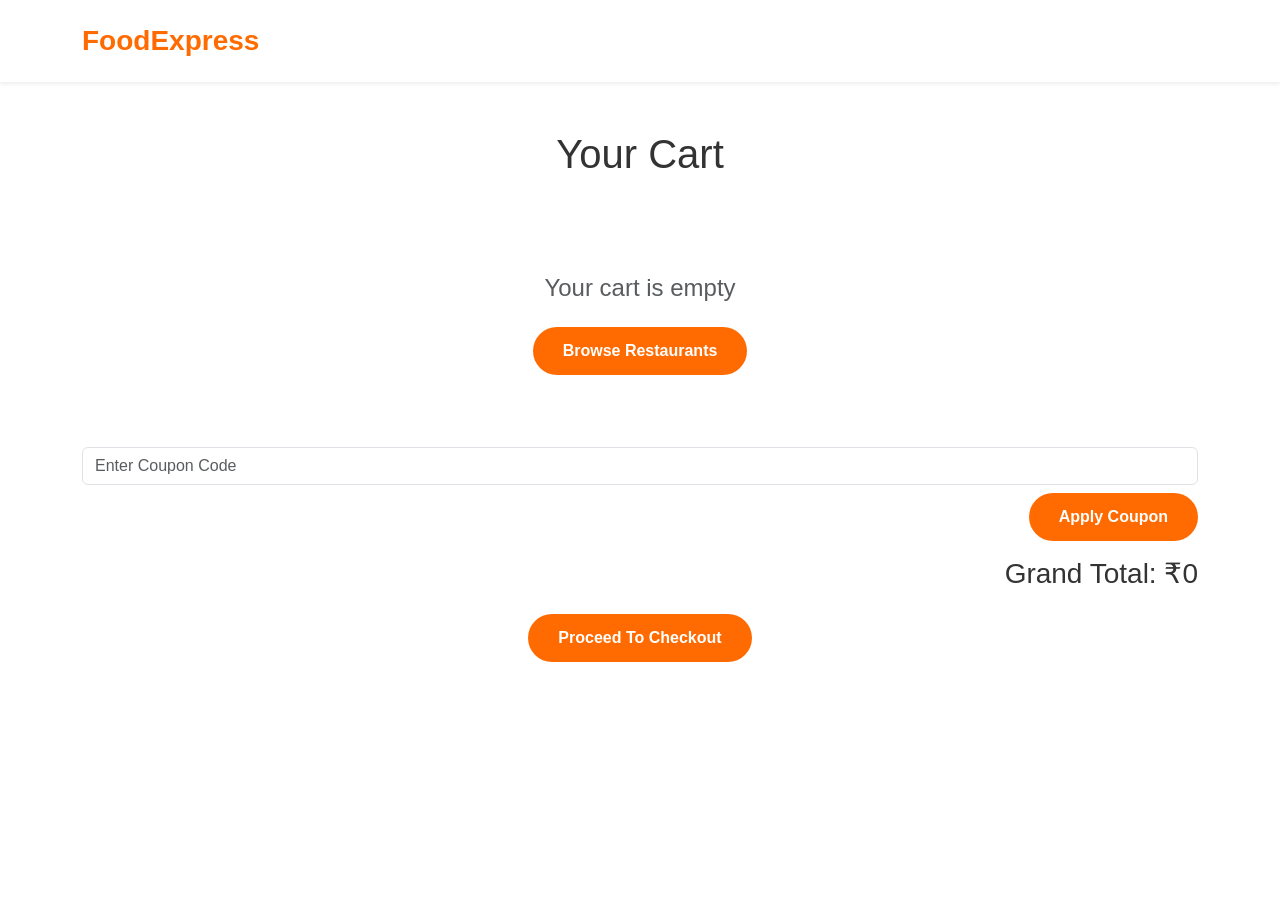
<file: cart.html>
<!DOCTYPE html>
<html lang="en">
<head>
<meta charset="UTF-8">
<meta name="viewport" content="width=device-width, initial-scale=1.0">
<title>Cart - FoodExpress</title>

<link href="https://cdn.jsdelivr.net/npm/bootstrap@5.3.3/dist/css/bootstrap.min.css" rel="stylesheet">

<link rel="stylesheet" href="style.css">
<link rel="stylesheet" href="responsive.css">

</head>
<body>

<nav class="navbar navbar-expand-lg navbar-light bg-white shadow-sm">
<div class="container">

<a class="navbar-brand logo" href="index.html">
FoodExpress
</a>

</div>
</nav>

<section class="container py-5">

<h1 class="text-center mb-5">
Your Cart
</h1>

<div id="cartItems"></div>

<div class="text-end mt-4">

    <div class="mb-3">

<input
type="text"
id="couponCode"
class="form-control"
placeholder="Enter Coupon Code">

<button
id="applyCoupon"
class="btn btn-main mt-2">
Apply Coupon
</button>

</div>
<h3>   
Grand Total: ₹<span id="grandTotal">0</span>
</h3>

</div>

<div class="text-center mt-4">

<a href="checkout.html" class="btn btn-main">
Proceed To Checkout
</a>

</div>

</section>
<script src="https://code.jquery.com/jquery-3.7.1.min.js"></script>

<script src="https://cdn.jsdelivr.net/npm/bootstrap@5.3.3/dist/js/bootstrap.bundle.min.js"></script>

<script src="../JavaScript/script.js"></script>

</body>
</html>
</file>
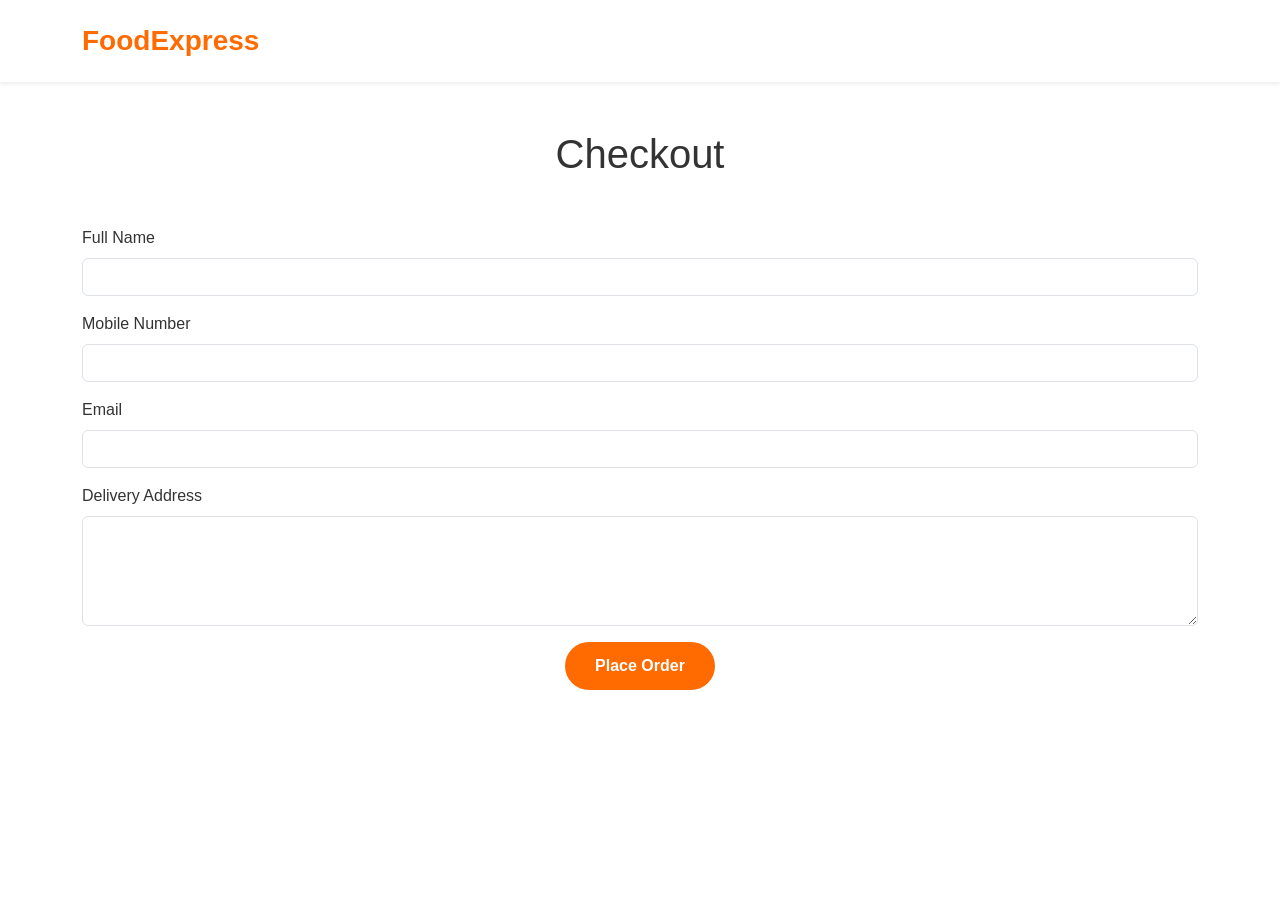
<file: checkout.html>
<!DOCTYPE html>
<html lang="en">
<head>
<meta charset="UTF-8">
<meta name="viewport" content="width=device-width, initial-scale=1.0">

<title>Checkout - FoodExpress</title>

<link href="https://cdn.jsdelivr.net/npm/bootstrap@5.3.3/dist/css/bootstrap.min.css" rel="stylesheet">

<link rel="stylesheet" href="style.css">
<link rel="stylesheet" href="responsive.css">

</head>
<body>

<nav class="navbar navbar-expand-lg navbar-light bg-white shadow-sm">
<div class="container">

<a class="navbar-brand logo" href="index.html">
FoodExpress
</a>

</div>
</nav>

<section class="container py-5">

<h1 class="text-center mb-5">
Checkout
</h1>

<form id="checkoutForm">

<div class="mb-3">
<label class="form-label">Full Name</label>
<input type="text" id="name" class="form-control">
</div>

<div class="mb-3">
<label class="form-label">Mobile Number</label>
<input type="text" id="mobile" class="form-control">
</div>

<div class="mb-3">
<label class="form-label">Email</label>
<input type="email" id="email" class="form-control">
</div>

<div class="mb-3">
<label class="form-label">Delivery Address</label>
<textarea id="address" class="form-control" rows="4"></textarea>
</div>

<div class="text-center">

<button type="submit" class="btn btn-main">
Place Order
</button>

</div>

</form>

</section>

<script src="https://code.jquery.com/jquery-3.7.1.min.js"></script>

<script src="https://cdn.jsdelivr.net/npm/bootstrap@5.3.3/dist/js/bootstrap.bundle.min.js"></script>

<script src="../JavaScript/script.js"></script>

</body>
</html>
</file>
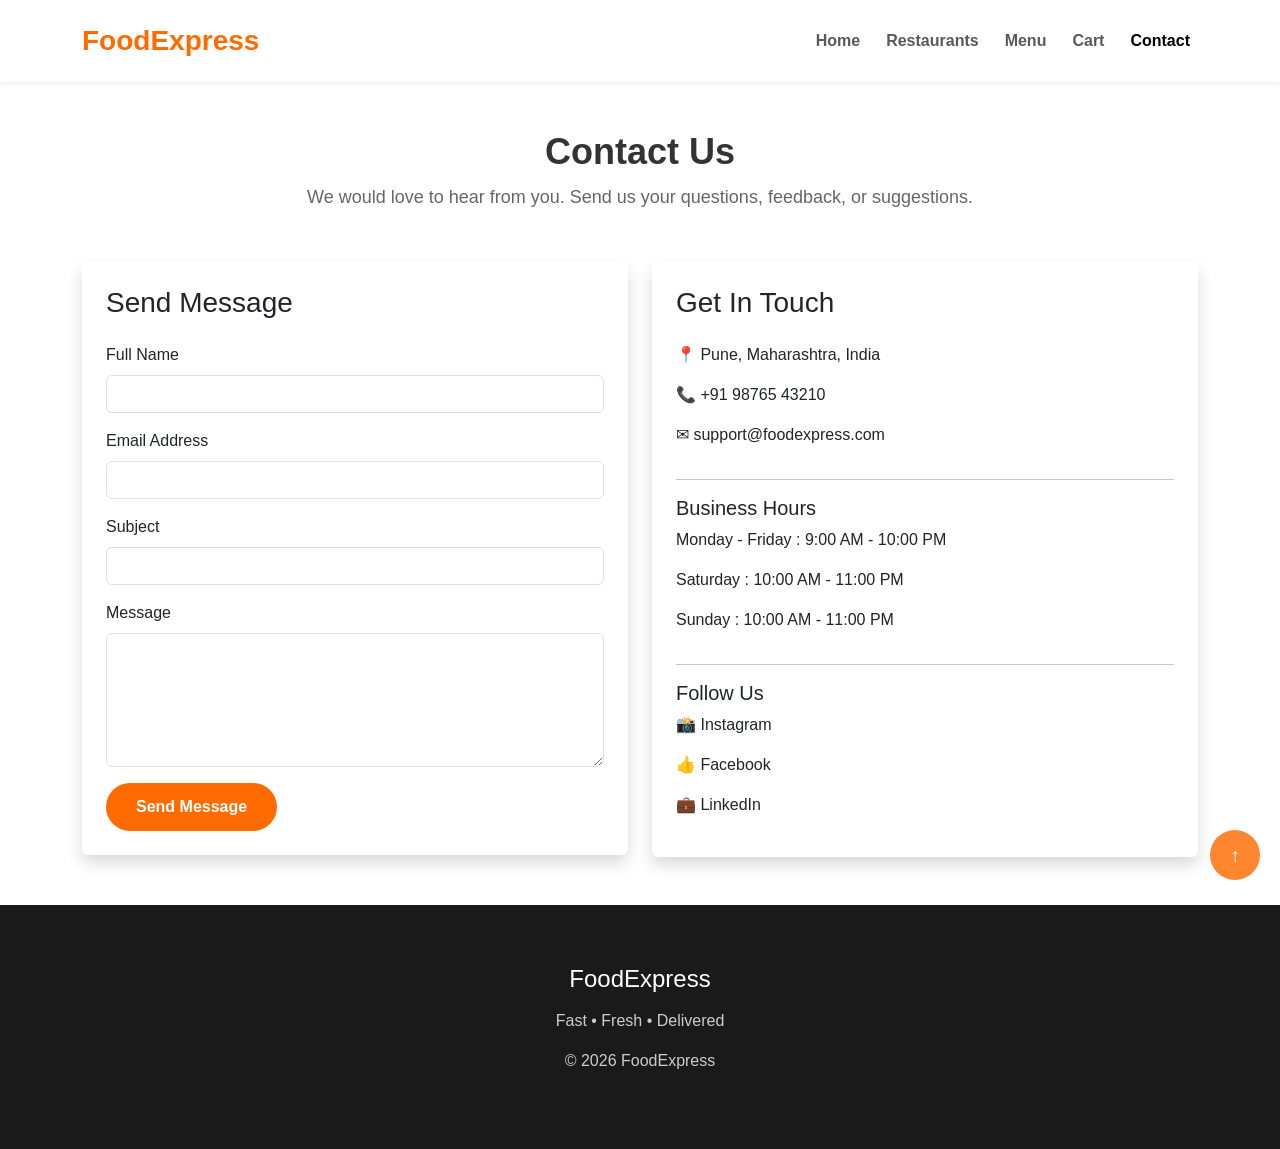
<file: contact.html>
<!DOCTYPE html>
<html lang="en">
<head>
<meta charset="UTF-8">
<meta name="viewport" content="width=device-width, initial-scale=1.0">
<title>Contact Us - FoodExpress</title>

<link href="https://cdn.jsdelivr.net/npm/bootstrap@5.3.3/dist/css/bootstrap.min.css" rel="stylesheet">

<link rel="stylesheet" href="style.css">
<link rel="stylesheet" href="responsive.css">

</head>
<body>

<nav class="navbar navbar-expand-lg navbar-light bg-white shadow-sm sticky-top">

<div class="container">

<a class="navbar-brand logo" href="index.html">
FoodExpress
</a>

<button class="navbar-toggler" type="button" data-bs-toggle="collapse" data-bs-target="#navbarMenu">
<span class="navbar-toggler-icon"></span>
</button>

<div class="collapse navbar-collapse" id="navbarMenu">

<ul class="navbar-nav ms-auto">

<li class="nav-item">
<a class="nav-link" href="index.html">Home</a>
</li>

<li class="nav-item">
<a class="nav-link" href="restaurants.html">Restaurants</a>
</li>

<li class="nav-item">
<a class="nav-link" href="menu.html">Menu</a>
</li>

<li class="nav-item">
<a class="nav-link" href="cart.html">Cart</a>
</li>

<li class="nav-item">
<a class="nav-link active" href="contact.html">Contact</a>
</li>

</ul>

</div>

</div>

</nav>

<section class="container py-5">

<div class="text-center mb-5">

<h1 class="section-title">
Contact Us
</h1>

<p class="hero-text">
We would love to hear from you. Send us your questions, feedback, or suggestions.
</p>

</div>

<div class="row">

<div class="col-lg-6">

<div class="card shadow border-0 p-4">

<h3 class="mb-4">Send Message</h3>

<form id="contactForm">

<div class="mb-3">
<label class="form-label">Full Name</label>
<input type="text" id="contactName" class="form-control">
</div>

<div class="mb-3">
<label class="form-label">Email Address</label>
<input type="email" id="contactEmail" class="form-control">
</div>

<div class="mb-3">
<label class="form-label">Subject</label>
<input type="text" id="contactSubject" class="form-control">
</div>

<div class="mb-3">
<label class="form-label">Message</label>
<textarea id="contactMessage" class="form-control" rows="5"></textarea>
</div>

<button type="submit" class="btn btn-main">
Send Message
</button>

</form>

</div>

</div>

<div class="col-lg-6 mt-4 mt-lg-0">

<div class="card shadow border-0 p-4 h-100">

<h3 class="mb-4">Get In Touch</h3>

<p>
📍 Pune, Maharashtra, India
</p>

<p>
📞 +91 98765 43210
</p>

<p>
✉ support@foodexpress.com
</p>

<hr>

<h5>Business Hours</h5>

<p>Monday - Friday : 9:00 AM - 10:00 PM</p>

<p>Saturday : 10:00 AM - 11:00 PM</p>

<p>Sunday : 10:00 AM - 11:00 PM</p>

<hr>

<h5>Follow Us</h5>

<p>📸 Instagram</p>

<p>👍 Facebook</p>

<p>💼 LinkedIn</p>

</div>

</div>

</div>

</section>

<footer class="footer">

<div class="container text-center">

<h4>FoodExpress</h4>

<p>Fast • Fresh • Delivered</p>

<p>© 2026 FoodExpress</p>

</div>

</footer>

<button id="topBtn">↑</button>

<script src="https://code.jquery.com/jquery-3.7.1.min.js"></script>

<script src="https://cdn.jsdelivr.net/npm/bootstrap@5.3.3/dist/js/bootstrap.bundle.min.js"></script>

<script src="../JavaScript/script.js"></script>

</body>
</html>
</file>
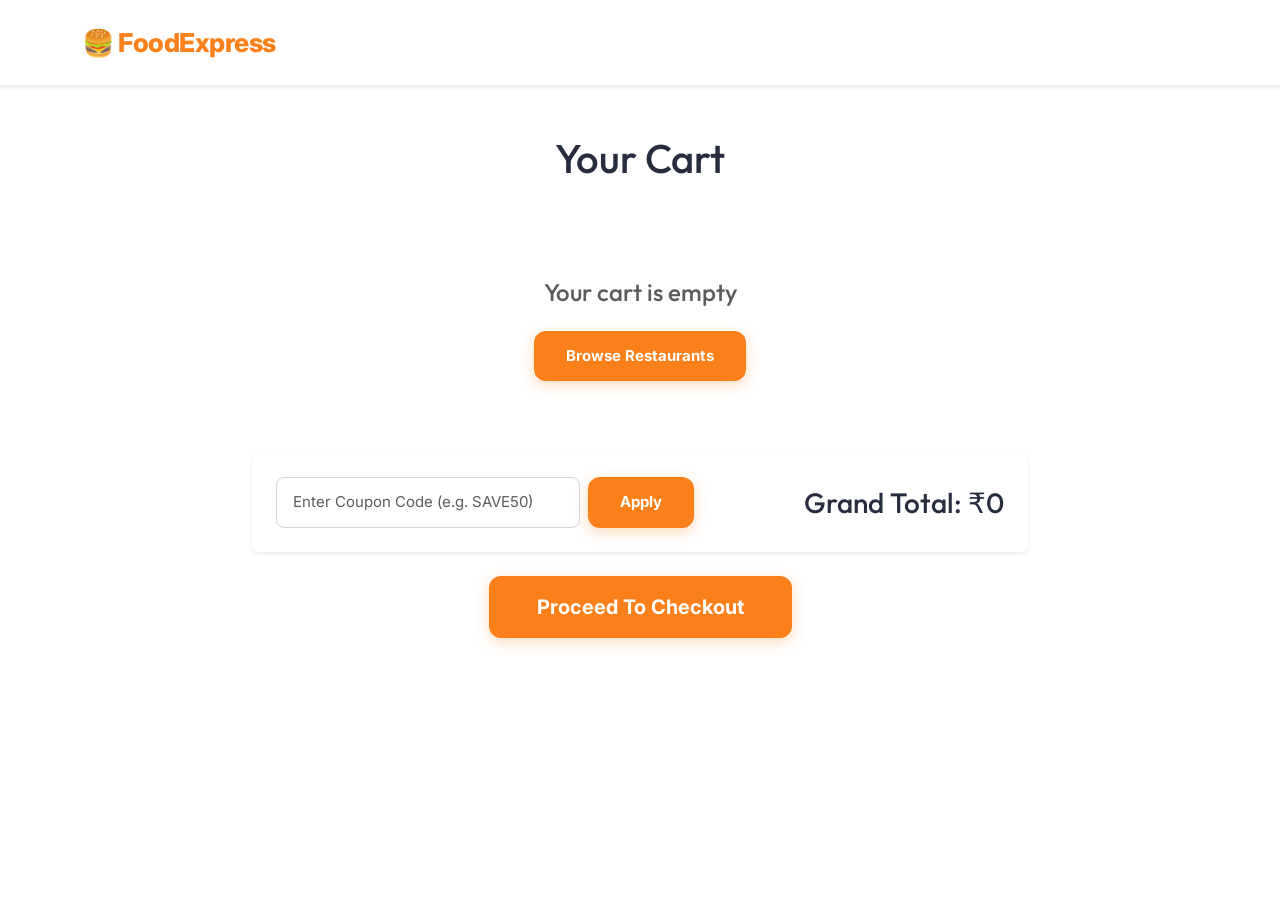
<file: FoodExpress HTML/cart.html>
<!DOCTYPE html>
<html lang="en">
<head>
    <meta charset="UTF-8">
    <meta name="viewport" content="width=device-width, initial-scale=1.0">
    <title>Cart - FoodExpress</title>
    <link href="https://cdn.jsdelivr.net/npm/bootstrap@5.3.3/dist/css/bootstrap.min.css" rel="stylesheet">
    <link rel="stylesheet" href="../CSS/style.css">
    <link rel="stylesheet" href="../CSS/responsive.css">
</head>
<body>

<div class="toast-container-custom" id="toastContainer"></div>

<nav class="navbar navbar-expand-lg navbar-light bg-white shadow-sm">
    <div class="container">
        <a class="navbar-brand logo" href="index.html">
            🍔 FoodExpress
        </a>
    </div>
</nav>

<section class="container py-5" style="max-width: 800px;">
    <h1 class="text-center mb-5">Your Cart</h1>
    
    <div id="cartItems" class="mb-4"></div>
    
    <div class="card shadow-sm p-4 border-0 mb-4">
        <div class="row align-items-center g-3">
            <div class="col-md-7">
                <div class="d-flex gap-2">
                    <input type="text" id="couponCode" class="form-control" placeholder="Enter Coupon Code (e.g. SAVE50)">
                    <button id="applyCoupon" class="btn btn-main" style="white-space: nowrap;">
                        Apply
                    </button>
                </div>
            </div>
            <div class="col-md-5 text-md-end text-center">
                <h3 class="mb-0">Grand Total: ₹<span id="grandTotal">0</span></h3>
            </div>
        </div>
    </div>
    
    <div class="text-center">
        <a href="checkout.html" class="btn btn-main px-5 py-3 fs-5">
            Proceed To Checkout
        </a>
    </div>
</section>

<script src="https://code.jquery.com/jquery-3.7.1.min.js"></script>
<script src="https://cdn.jsdelivr.net/npm/bootstrap@5.3.3/dist/js/bootstrap.bundle.min.js"></script>
<script src="../JavaScript/script.js"></script>
</body>
</html>
</file>
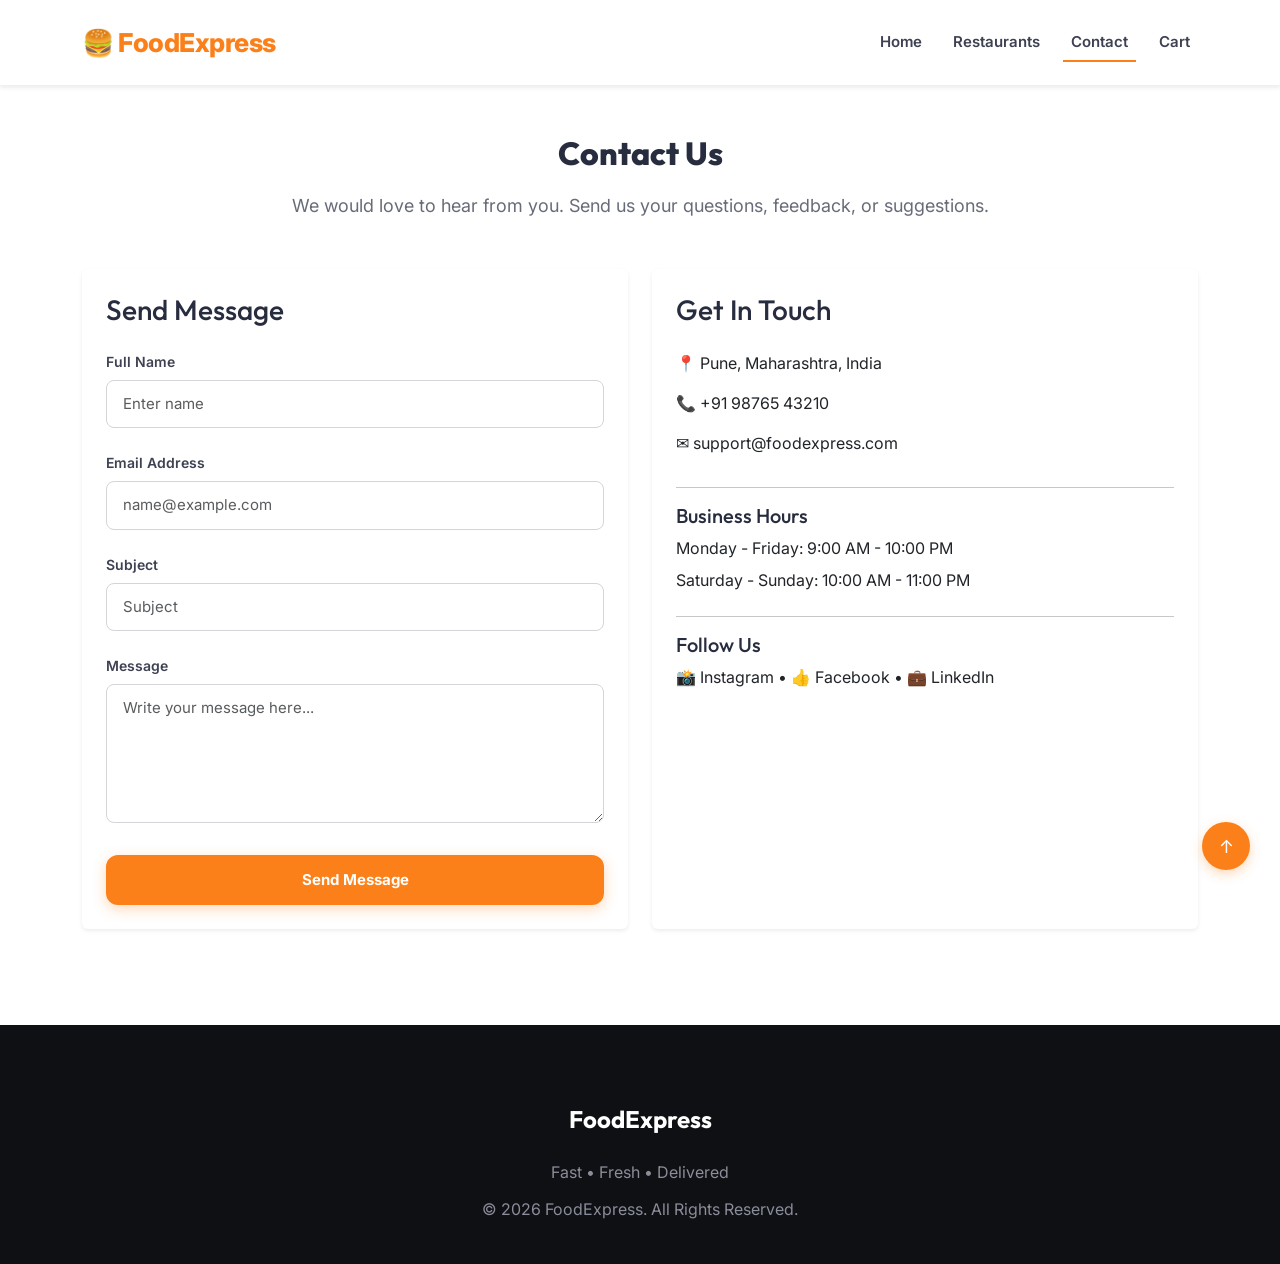
<file: FoodExpress HTML/contact.html>
<!DOCTYPE html>
<html lang="en">
<head>
    <meta charset="UTF-8">
    <meta name="viewport" content="width=device-width, initial-scale=1.0">
    <title>Contact Us - FoodExpress</title>
    <link href="https://cdn.jsdelivr.net/npm/bootstrap@5.3.3/dist/css/bootstrap.min.css" rel="stylesheet">
    <link rel="stylesheet" href="../CSS/style.css">
    <link rel="stylesheet" href="../CSS/responsive.css">
</head>
<body>

<div class="toast-container-custom" id="toastContainer"></div>

<nav class="navbar navbar-expand-lg navbar-light bg-white shadow-sm sticky-top">
    <div class="container">
        <a class="navbar-brand logo" href="index.html">
            🍔 FoodExpress
        </a>
        <button class="navbar-toggler" type="button" data-bs-toggle="collapse" data-bs-target="#navbarMenu">
            <span class="navbar-toggler-icon"></span>
        </button>
        <div class="collapse navbar-collapse" id="navbarMenu">
            <ul class="navbar-nav ms-auto align-items-center">
                <li class="nav-item"><a class="nav-link" href="index.html">Home</a></li>
                <li class="nav-item"><a class="nav-link" href="restaurants.html">Restaurants</a></li>
                <li class="nav-item"><a class="nav-link active" href="contact.html">Contact</a></li>
                <li class="nav-item"><a class="nav-link" href="cart.html">Cart</a></li>
            </ul>
        </div>
    </div>
</nav>

<section class="container py-5">
    <div class="text-center mb-5">
        <h1 class="section-title">Contact Us</h1>
        <p class="hero-text">We would love to hear from you. Send us your questions, feedback, or suggestions.</p>
    </div>
    
    <div class="row g-4">
        <div class="col-lg-6">
            <div class="card shadow-sm border-0 p-4">
                <h3 class="mb-4">Send Message</h3>
                <form id="contactForm" novalidate>
                    <div class="form-group-val">
                        <label for="contactName">Full Name</label>
                        <input type="text" id="contactName" class="form-control" placeholder="Enter name">
                        <div class="invalid-feedback" id="contactNameFeedback">Please enter your name (at least 3 characters).</div>
                    </div>
                    
                    <div class="form-group-val">
                        <label for="contactEmail">Email Address</label>
                        <input type="email" id="contactEmail" class="form-control" placeholder="name@example.com">
                        <div class="invalid-feedback" id="contactEmailFeedback">Please enter a valid email address.</div>
                    </div>
                    
                    <div class="form-group-val">
                        <label for="contactSubject">Subject</label>
                        <input type="text" id="contactSubject" class="form-control" placeholder="Subject">
                        <div class="invalid-feedback" id="contactSubjectFeedback">Please enter a subject (at least 5 characters).</div>
                    </div>
                    
                    <div class="form-group-val">
                        <label for="contactMessage">Message</label>
                        <textarea id="contactMessage" class="form-control" rows="5" placeholder="Write your message here..."></textarea>
                        <div class="invalid-feedback" id="contactMessageFeedback">Please enter a message (at least 15 characters).</div>
                    </div>
                    
                    <button type="submit" class="btn btn-main w-100 mt-2">
                        Send Message
                    </button>
                </form>
            </div>
        </div>
        
        <div class="col-lg-6">
            <div class="card shadow-sm border-0 p-4 h-100">
                <h3 class="mb-4">Get In Touch</h3>
                <p class="mb-3">📍 Pune, Maharashtra, India</p>
                <p class="mb-3">📞 +91 98765 43210</p>
                <p class="mb-3">✉ support@foodexpress.com</p>
                <hr>
                <h5>Business Hours</h5>
                <p class="mb-2">Monday - Friday: 9:00 AM - 10:00 PM</p>
                <p class="mb-2">Saturday - Sunday: 10:00 AM - 11:00 PM</p>
                <hr>
                <h5>Follow Us</h5>
                <p class="mb-0">📸 Instagram • 👍 Facebook • 💼 LinkedIn</p>
            </div>
        </div>
    </div>
</section>

<footer class="footer mt-5">
    <div class="container text-center">
        <h4>FoodExpress</h4>
        <p class="mb-2">Fast • Fresh • Delivered</p>
        <p class="mb-0">© 2026 FoodExpress. All Rights Reserved.</p>
    </div>
</footer>

<button id="topBtn">↑</button>

<script src="https://code.jquery.com/jquery-3.7.1.min.js"></script>
<script src="https://cdn.jsdelivr.net/npm/bootstrap@5.3.3/dist/js/bootstrap.bundle.min.js"></script>
<script src="../JavaScript/script.js"></script>
</body>
</html>
</file>
<file: style.css>
*{
    margin:0;
    padding:0;
    box-sizing:border-box;
}

body{
    font-family:Arial, Helvetica, sans-serif;
    background:#ffffff;
    color:#333;
}

.logo{
    color:#ff6b00 !important;
    font-size:28px;
    font-weight:bold;
}

.navbar{
    padding:15px 0;
}

.nav-link{
    font-weight:500;
    margin-left:10px;
}

.hero{
    padding:100px 0;
    background:linear-gradient(135deg,#fff7f0,#ffffff);
}

.hero-title{
    font-size:60px;
    font-weight:800;
    line-height:1.2;
    margin-bottom:20px;
}

.hero-text{
    font-size:18px;
    color:#666;
    line-height:1.8;
}

.hero-img{
    border-radius:20px;
    box-shadow:0 5px 20px rgba(0,0,0,0.15);
}

.btn-main{
    background:#ff6b00;
    color:white;
    padding:12px 30px;
    border:none;
    text-decoration:none;
    border-radius:30px;
    display:inline-block;
    font-weight:600;
    transition:0.3s;
}

.btn-main:hover{
    background:#e55f00;
    color:white;
    transform:translateY(-3px);
}

.section-title{
    font-size:36px;
    font-weight:700;
}

.category-card{
    background:white;
    padding:35px;
    border-radius:20px;
    text-align:center;
    font-size:35px;
    box-shadow:0 5px 20px rgba(0,0,0,0.08);
    transition:0.3s;
    cursor:pointer;
}

.category-card:hover{
    background:#ff6b00;
    color:white;
    transform:translateY(-10px);
}

.restaurant-card{
    border:none;
    border-radius:20px;
    overflow:hidden;
    box-shadow:0 5px 20px rgba(0,0,0,0.08);
    transition:0.3s;
}

.restaurant-card:hover{
    transform:translateY(-10px);
    box-shadow:0 12px 25px rgba(0,0,0,0.15);
}

.restaurant-card img{
    height:230px;
    object-fit:cover;
}

.restaurant-card .card-body{
    padding:20px;
}

.review-box{
    background:white;
    padding:30px;
    border-radius:20px;
    box-shadow:0 5px 15px rgba(0,0,0,0.08);
    text-align:center;
    height:100%;
    transition:0.3s;
}

.review-box:hover{
    transform:translateY(-8px);
}


.dark-mode{
    background:#121212;
    color:white;
}

.dark-mode .navbar{
    background:#1e1e1e !important;
}

.dark-mode .card,
.dark-mode .category-card,
.dark-mode .review-box{
    background:#1f1f1f;
    color:white;
}

.dark-mode .bg-light{
    background:#181818 !important;
}

.dark-mode .footer{
    background:#000;
}

.search-box input{
    padding:15px;
    border-radius:10px;
}
html{
    scroll-behavior:smooth;
}

.restaurant-card,
.category-card,
.offer-box,
.review-box{
    transition:0.3s;
}

.restaurant-card:hover,
.category-card:hover,
.offer-box:hover,
.review-box:hover{
    transform:translateY(-8px);
}
.carousel-img{
    height:500px;
    object-fit:cover;
}
#topBtn{
    position:fixed;
    bottom:20px;
    right:20px;
    background:#ff6b00;
    color:white;
    border:none;
    width:50px;
    height:50px;
    border-radius:50%;
    font-size:20px;
    display:none;
    z-index:999;
}
.counter{
    font-size: 2.5rem;
    font-weight: bold;
    color: #ff6b00;
}
.footer{
    background:#222;
    color:white;
}

.footer a{
    color:white;
    text-decoration:none;
}

.footer a:hover{
    color:#ff6b00;
}

.footer h4{
    margin-bottom:15px;
}
.restaurant-card:hover{
    transform: translateY(-8px);
    transition: 0.3s;
}

.btn-main:hover{
    transform: scale(1.05);
    transition: 0.3s;
}
.navbar{
    padding:15px 0;
    backdrop-filter:blur(10px);
}

.nav-link{
    font-weight:600;
    margin-left:10px;
    transition:0.3s;
}

.nav-link:hover{
    color:#ff6b00 !important;
}

.counter{
    font-size:3rem;
    font-weight:800;
    color:#ff6b00;
}

.counter + p{
    font-size:18px;
    font-weight:500;
}

.footer{
    background:#1a1a1a;
    color:white;
    padding:60px 0;
}

.footer p{
    color:#ccc;
}

@media (max-width: 768px){

    .navbar-nav{
        text-align:center;
        padding-top:15px;
    }

    .navbar-nav .btn{
        width:100%;
        margin-top:10px;
        margin-left:0 !important;
    }

}
@media (max-width: 768px){

    .hero-title{
        font-size:38px;
        text-align:center;
    }

    .hero-text{
        text-align:center;
    }

    .hero .btn-main{
        display:block;
        width:100%;
        text-align:center;
    }

}
.filter-buttons{
    display:flex;
    flex-wrap:wrap;
    justify-content:center;
    gap:10px;
}
.filter-buttons button{
    min-width:120px;
}
.dark-mode{
    background:#121212;
    color:white;
}

.dark-mode .navbar{
    background:#1e1e1e !important;
}

.dark-mode .nav-link{
    color:white !important;
}

.dark-mode .card,
.dark-mode .category-card,
.dark-mode .review-box,
.dark-mode .restaurant-card{
    background:#1f1f1f;
    color:white;
}

.dark-mode .form-control{
    background:#2a2a2a;
    color:white;
    border-color:#444;
}

.dark-mode .form-control::placeholder{
    color:#ccc;
}

.dark-mode h1,
.dark-mode h2,
.dark-mode h3,
.dark-mode h4,
.dark-mode h5,
.dark-mode h6,
.dark-mode p{
    color:white;
}

.dark-mode .bg-light{
    background:#181818 !important;
}

.dark-mode .footer{
    background:#000;
}
</file>
<file: responsive.css>
@media(max-width:992px){

    .hero{
        text-align:center;
    }

    .hero-title{
        font-size:42px;
    }

    .hero-img{
        margin-top:30px;
    }
}

@media(max-width:768px){

    .hero-title{
        font-size:34px;
    }

    .section-title{
        font-size:28px;
    }

    .offer-box{
        margin-bottom:20px;
    }
}

@media(max-width:576px){

    .hero{
        padding:50px 0;
    }

    .hero-title{
        font-size:28px;
    }

    .hero-text{
        font-size:16px;
    }

    .category-card{
        padding:25px;
    }

    .offer-box{
        padding:30px;
    }

    .offer-box h3{
        font-size:28px;
    }
}
</file>
<file: CSS/style.css>
@import url('https://fonts.googleapis.com/css2?family=Inter:wght@300;400;500;600;700&family=Outfit:wght@400;500;600;700;800&display=swap');

* {
    margin: 0;
    padding: 0;
    box-sizing: border-box;
}

body {
    font-family: 'Inter', sans-serif;
    background: #ffffff;
    color: #282c3f;
    overflow-x: hidden;
    transition: background-color 0.3s, color 0.3s;
}

h1, h2, h3, h4, h5, h6 {
    font-family: 'Outfit', sans-serif;
    color: #282c3f;
}

.logo {
    color: #fc8019 !important;
    font-size: 26px;
    font-weight: 800;
    letter-spacing: -0.5px;
    display: flex;
    align-items: center;
    gap: 8px;
    transition: transform 0.2s ease;
}

.logo:hover {
    transform: scale(1.02);
}

.navbar {
    padding: 18px 0;
    background: rgba(255, 255, 255, 0.95) !important;
    backdrop-filter: blur(15px);
    transition: all 0.3s ease;
    border-bottom: 1px solid #f0f0f0;
}

.nav-link {
    font-weight: 600;
    color: #3d4152 !important;
    margin-left: 15px;
    font-size: 15px;
    position: relative;
    padding: 8px 0;
    transition: color 0.2s ease;
}

.nav-link:hover {
    color: #fc8019 !important;
}

.nav-link::after {
    content: '';
    position: absolute;
    width: 0;
    height: 2px;
    bottom: 0;
    left: 0;
    background-color: #fc8019;
    transition: width 0.2s ease;
}

.nav-link:hover::after,
.nav-link.active::after {
    width: 100%;
}

.hero {
    padding: 120px 0 80px 0;
    background: linear-gradient(180deg, #fff3e9 0%, #ffffff 100%);
    position: relative;
    overflow: hidden;
}

.hero-title {
    font-size: 54px;
    font-weight: 800;
    line-height: 1.15;
    color: #282c3f;
    margin-bottom: 24px;
}

.hero-text {
    font-size: 18px;
    color: #686b78;
    line-height: 1.6;
    margin-bottom: 35px;
}

.hero-img {
    border-radius: 24px;
    box-shadow: 0 20px 40px rgba(252, 128, 25, 0.12);
    transition: transform 0.5s cubic-bezier(0.175, 0.885, 0.32, 1.275);
}

.hero-img:hover {
    transform: translateY(-8px) scale(1.02);
}

.btn-main {
    background: #fc8019;
    color: white;
    padding: 14px 32px;
    border: none;
    text-decoration: none;
    border-radius: 12px;
    display: inline-block;
    font-weight: 700;
    font-size: 15px;
    box-shadow: 0 4px 14px rgba(252, 128, 25, 0.3);
    transition: all 0.2s ease;
    cursor: pointer;
}

.btn-main:hover {
    background: #e16b0e;
    color: white;
    transform: translateY(-2px);
    box-shadow: 0 6px 20px rgba(252, 128, 25, 0.4);
}

.btn-main:active {
    transform: translateY(0);
}

.section-title {
    font-size: 32px;
    font-weight: 800;
    position: relative;
    padding-bottom: 12px;
    color: #282c3f;
}

.category-card {
    background: white;
    padding: 30px 20px;
    border-radius: 20px;
    text-align: center;
    box-shadow: 0 8px 24px rgba(0, 0, 0, 0.04);
    border: 1px solid #f3f3f3;
    transition: all 0.3s cubic-bezier(0.25, 0.8, 0.25, 1);
    cursor: pointer;
}

.category-card:hover {
    background: #fc8019;
    border-color: #fc8019;
    transform: translateY(-10px);
    box-shadow: 0 16px 32px rgba(252, 128, 25, 0.2);
}

.category-card:hover h5 {
    color: white;
}

.category-card h5 {
    font-size: 16px;
    font-weight: 600;
    margin-top: 15px;
    color: #3d4152;
    transition: color 0.2s ease;
}

.category-icon {
    font-size: 40px;
    display: inline-block;
    transition: transform 0.3s ease;
}

.category-card:hover .category-icon {
    transform: scale(1.15) rotate(5deg);
}

.restaurant-card {
    border: none;
    border-radius: 20px;
    overflow: hidden;
    background: white;
    box-shadow: 0 8px 24px rgba(0, 0, 0, 0.04);
    border: 1px solid #f0f0f0;
    transition: all 0.3s cubic-bezier(0.25, 0.8, 0.25, 1);
    height: 100%;
}

.restaurant-card:hover {
    transform: translateY(-8px);
    box-shadow: 0 16px 36px rgba(0, 0, 0, 0.1);
    border-color: #e0e0e0;
}

.restaurant-card img {
    height: 220px;
    object-fit: cover;
    transition: transform 0.5s ease;
}

.restaurant-card:hover img {
    transform: scale(1.05);
}

.restaurant-card .card-body {
    padding: 24px;
}

.restaurant-card h5 {
    font-size: 18px;
    font-weight: 700;
    margin-bottom: 8px;
    color: #282c3f;
}

.restaurant-meta {
    font-size: 14px;
    color: #686b78;
    margin-bottom: 16px;
    display: flex;
    align-items: center;
    gap: 8px;
}

.review-box {
    background: white;
    padding: 30px;
    border-radius: 20px;
    box-shadow: 0 8px 24px rgba(0, 0, 0, 0.03);
    border: 1px solid #f0f0f0;
    text-align: center;
    height: 100%;
    transition: all 0.3s ease;
}

.review-box:hover {
    transform: translateY(-6px);
    box-shadow: 0 12px 30px rgba(0, 0, 0, 0.08);
}

.review-stars {
    color: #ffb300;
    margin-bottom: 12px;
}

.review-text {
    font-style: italic;
    color: #535665;
    margin-bottom: 15px;
    line-height: 1.6;
}

.review-user {
    font-weight: 700;
    color: #282c3f;
    font-size: 15px;
}

.dark-mode {
    background: #121212;
    color: #f3f3f3;
}

.dark-mode .navbar {
    background: rgba(18, 18, 18, 0.95) !important;
    border-bottom: 1px solid #222;
}

.dark-mode .nav-link {
    color: #e0e0e0 !important;
}

.dark-mode .hero {
    background: linear-gradient(180deg, #24160d 0%, #121212 100%);
}

.dark-mode h1,
.dark-mode h2,
.dark-mode h3,
.dark-mode h4,
.dark-mode h5,
.dark-mode h6,
.dark-mode p,
.dark-mode label,
.dark-mode .restaurant-meta {
    color: #e0e0e0 !important;
}

.dark-mode .card,
.dark-mode .category-card,
.dark-mode .review-box,
.dark-mode .restaurant-card {
    background: #1e1e1e;
    border-color: #2c2c2c;
    box-shadow: 0 8px 24px rgba(0, 0, 0, 0.2);
}

.dark-mode .category-card:hover {
    background: #fc8019;
}

.dark-mode .bg-light {
    background: #181818 !important;
}

.dark-mode .footer {
    background: #090909;
}

.dark-mode .form-control {
    background: #242424;
    border-color: #3a3a3a;
    color: #ffffff;
}

.dark-mode .form-control:focus {
    background: #2a2a2a;
    border-color: #fc8019;
    color: #ffffff;
}

.search-box input {
    padding: 16px 24px;
    border-radius: 12px;
    border: 1px solid #d4d5d9;
    font-size: 16px;
    box-shadow: 0 4px 16px rgba(0,0,0,0.03);
    transition: all 0.2s ease;
}

.search-box input:focus {
    border-color: #fc8019;
    box-shadow: 0 0 0 4px rgba(252, 128, 25, 0.15);
}

html {
    scroll-behavior: smooth;
}

.carousel-img {
    height: 480px;
    object-fit: cover;
}

#topBtn {
    position: fixed;
    bottom: 30px;
    right: 30px;
    background: #fc8019;
    color: white;
    border: none;
    width: 48px;
    height: 48px;
    border-radius: 50%;
    font-size: 18px;
    display: none;
    z-index: 999;
    box-shadow: 0 4px 12px rgba(252, 128, 25, 0.3);
    cursor: pointer;
    transition: all 0.2s ease;
}

#topBtn:hover {
    transform: translateY(-4px) scale(1.05);
    background: #e16b0e;
    box-shadow: 0 6px 16px rgba(252, 128, 25, 0.45);
}

.counter {
    font-size: 3.5rem;
    font-weight: 800;
    color: #fc8019;
    font-family: 'Outfit', sans-serif;
}

.counter-text {
    font-size: 16px;
    font-weight: 600;
    color: #686b78;
    margin-top: 5px;
}

.footer {
    background: #0f1014;
    color: #8a8d9a;
    padding: 80px 0 40px 0;
}

.footer a {
    color: #8a8d9a;
    text-decoration: none;
    transition: all 0.2s ease;
}

.footer a:hover {
    color: #fc8019;
    padding-left: 4px;
}

.footer h4 {
    color: white;
    font-weight: 700;
    margin-bottom: 24px;
}

.footer p {
    color: #8a8d9a;
    line-height: 1.8;
}

.footer hr {
    border-color: #24252a;
    margin: 40px 0;
}

.filter-buttons {
    display: flex;
    flex-wrap: wrap;
    justify-content: center;
    gap: 12px;
}

.filter-btn {
    min-width: 110px;
    border-radius: 20px;
    font-size: 14px;
    padding: 8px 24px;
    background: white;
    color: #535665;
    border: 1px solid #d4d5d9;
    box-shadow: none;
    font-weight: 600;
}

.filter-btn:hover,
.filter-btn.active {
    background: #fc8019;
    color: white;
    border-color: #fc8019;
    transform: translateY(-2px);
    box-shadow: 0 4px 12px rgba(252, 128, 25, 0.2);
}

.form-control {
    padding: 12px 16px;
    border-radius: 8px;
    border: 1px solid #d4d5d9;
    font-size: 15px;
    transition: all 0.2s ease-in-out;
}

.form-control:focus {
    outline: none;
    border-color: #fc8019;
    box-shadow: 0 0 0 4px rgba(252, 128, 25, 0.15);
}

.form-control.is-invalid {
    border-color: #e22020 !important;
    background-image: none !important;
    box-shadow: 0 0 0 4px rgba(226, 32, 32, 0.15) !important;
}

.form-control.is-valid {
    border-color: #20bf6b !important;
    background-image: none !important;
    box-shadow: 0 0 0 4px rgba(32, 191, 107, 0.15) !important;
}

.invalid-feedback {
    display: none;
    color: #e22020;
    font-size: 12px;
    font-weight: 600;
    margin-top: 6px;
    text-align: left;
    animation: slideInUpError 0.2s cubic-bezier(0.165, 0.84, 0.44, 1) forwards;
}

.form-group-val {
    position: relative;
    margin-bottom: 24px;
}

.form-group-val label {
    font-weight: 600;
    font-size: 14px;
    color: #3d4152;
    margin-bottom: 8px;
    display: block;
}

@keyframes slideInUpError {
    from {
        opacity: 0;
        transform: translateY(-4px);
    }
    to {
        opacity: 1;
        transform: translateY(0);
    }
}

.modal.fade .modal-dialog {
    transform: translate3d(100%, 0, 0);
    transition: transform 0.35s cubic-bezier(0.25, 0.8, 0.25, 1);
    margin: 0 0 0 auto;
    height: 100vh;
    max-width: 460px;
}

.modal.show .modal-dialog {
    transform: translate3d(0, 0, 0);
}

.modal-content {
    height: 100%;
    border-radius: 0;
    border: none;
    box-shadow: -10px 0 40px rgba(0, 0, 0, 0.08);
    display: flex;
    flex-direction: column;
}

.modal-header {
    border-bottom: 1px solid #f0f0f0;
    padding: 30px;
}

.modal-title {
    font-weight: 800;
    font-size: 24px;
    color: #282c3f;
}

.modal-body {
    padding: 30px;
    flex-grow: 1;
    overflow-y: auto;
}

.modal-footer {
    border-top: 1px solid #f0f0f0;
    padding: 24px 30px;
    display: flex;
    justify-content: flex-end;
    gap: 12px;
}

.password-strength-container {
    margin-top: 12px;
    background: #fcfcfc;
    border: 1px solid #eef0f3;
    border-radius: 8px;
    padding: 12px 16px;
    display: none;
}

.dark-mode .password-strength-container {
    background: #181818;
    border-color: #2a2a2a;
}

.password-strength-bar {
    height: 4px;
    width: 100%;
    background: #eef0f3;
    border-radius: 2px;
    margin-bottom: 10px;
    overflow: hidden;
}

.password-strength-progress {
    height: 100%;
    width: 0;
    background: #e22020;
    transition: width 0.3s ease, background-color 0.3s ease;
}

.password-rules {
    list-style: none;
    padding-left: 0;
    margin-bottom: 0;
}

.password-rule-item {
    font-size: 12px;
    color: #8a8d9a;
    display: flex;
    align-items: center;
    gap: 6px;
    margin-bottom: 6px;
    transition: color 0.2s ease;
}

.password-rule-item:last-child {
    margin-bottom: 0;
}

.password-rule-item.rule-valid {
    color: #20bf6b;
}

.password-rule-item.rule-invalid {
    color: #e22020;
}

.password-rule-item i {
    font-size: 10px;
}

.toast-container-custom {
    position: fixed;
    top: 24px;
    right: 24px;
    z-index: 1100;
}

.toast-custom {
    background: #282c3f;
    color: white;
    border-radius: 12px;
    padding: 16px 24px;
    box-shadow: 0 10px 30px rgba(0, 0, 0, 0.15);
    display: flex;
    align-items: center;
    gap: 12px;
    font-weight: 600;
    font-size: 14px;
    margin-bottom: 12px;
    transform: translateY(-20px);
    opacity: 0;
    animation: toastSlideIn 0.35s cubic-bezier(0.175, 0.885, 0.32, 1.275) forwards;
}

@keyframes toastSlideIn {
    to {
        transform: translateY(0);
        opacity: 1;
    }
}

.toast-custom.success {
    background: #20bf6b;
}

.toast-custom.error {
    background: #e22020;
}

@keyframes cartBounce {
    0%, 100% { transform: scale(1); }
    30% { transform: scale(1.3); }
    50% { transform: scale(0.9); }
    70% { transform: scale(1.1); }
}

.cart-bounce {
    animation: cartBounce 0.6s ease-in-out;
}

.shimmer-card {
    background: #f6f7f8;
    background-image: linear-gradient(to right, #f6f7f8 0%, #edeef1 20%, #f6f7f8 40%, #f6f7f8 100%);
    background-repeat: no-repeat;
    background-size: 800px 104px;
    animation: shimmer 1.5s infinite linear;
}

@keyframes shimmer {
    0% {
        background-position: -468px 0;
    }
    100% {
        background-position: 468px 0;
    }
}

.shimmer-element {
    background: #f6f7f8;
    background-image: linear-gradient(to right, #f6f7f8 0%, #edeef1 20%, #f6f7f8 40%, #f6f7f8 100%);
    background-repeat: no-repeat;
    animation: shimmer 1.5s infinite linear;
    border-radius: 4px;
}

.dark-mode .shimmer-element,
.dark-mode .shimmer-card {
    background: #222;
    background-image: linear-gradient(to right, #222 0%, #2a2a2a 20%, #222 40%, #222 100%);
}
</file>
<file: CSS/responsive.css>
@media(max-width:992px){
    .hero{
        text-align:center;
        padding:80px 0 60px 0;
    }

    .hero-title{
        font-size:38px;
    }

    .hero-img{
        margin-top:40px;
        max-width: 80%;
    }
}

@media(max-width:768px){
    .hero-title{
        font-size:32px;
    }

    .section-title{
        font-size:26px;
    }

    .counter {
        font-size: 2.8rem;
    }

    .navbar-collapse {
        background: white;
        padding: 20px;
        border-radius: 12px;
        box-shadow: 0 10px 25px rgba(0,0,0,0.05);
        margin-top: 10px;
    }

    .dark-mode .navbar-collapse {
        background: #1e1e1e;
        box-shadow: 0 10px 25px rgba(0,0,0,0.3);
    }

    .nav-link {
        margin-left: 0;
        margin-bottom: 10px;
    }

    .navbar-nav .btn {
        margin-left: 0 !important;
        margin-top: 10px;
        width: 100%;
        text-align: center;
    }
}

@media(max-width:576px){
    .hero{
        padding:50px 0;
    }

    .hero-title{
        font-size:28px;
    }

    .hero-text{
        font-size:15px;
    }

    .category-card{
        padding:20px 10px;
    }

    .modal.fade .modal-dialog {
        max-width: 100%;
        width: 100%;
    }
}
</file>
